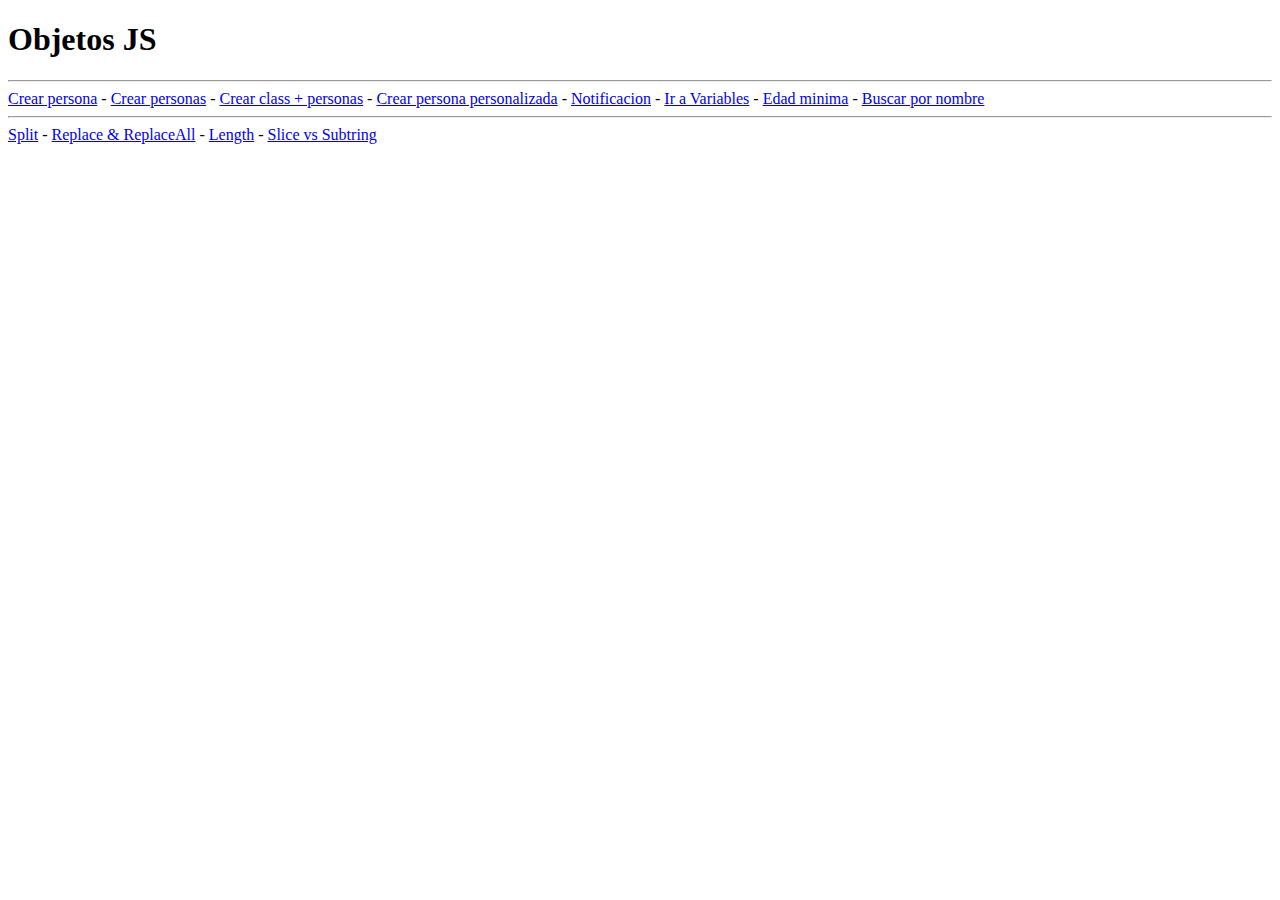
<file: javascript/semana5/index.html>
<!DOCTYPE html>
<html lang="en">
<head>
    <meta charset="UTF-8">
    <meta http-equiv="X-UA-Compatible" content="IE=edge">
    <meta name="viewport" content="width=device-width, initial-scale=1.0">
    <title>Objetos JS</title>
    <style>
        @media (min-width: 1200px) {
            h2 {
                display: none;
            }
        }
    </style>
</head>
<body>
    <h1>Objetos JS</h1>
    <hr>
    <h2>Personas</h2>
    <a href="javascript: crearPersona();">Crear persona</a>
    -
    <a href="javascript: crearPersonas();">Crear personas</a>
    -
    <a href="javascript: crearPersonasClass();">Crear class + personas</a>
    -
    <a href="javascript: crearPersonasCustom();">Crear persona personalizada</a>
    -
    <a href="javascript: notificacion();">Notificacion</a>
    -
    <a href="javascript: goVariables();">Ir a Variables</a>
    -
    <a href="javascript: edadMinima();">Edad minima</a>
    -
    <a href="javascript: buscarPersonaNombre();">Buscar por nombre</a>
    <hr>
    <h2>String</h2>
    <a href="javascript: stringSplit();">Split</a>
    -
    <a href="javascript: stringReplace();">Replace & ReplaceAll</a>
    -
    <a href="javascript: stringLength();">Length</a>
    -
    <a href="javascript: stringSlice_vs_Subtring();">Slice vs Subtring</a>
</body>
<script src="./objetos.js"></script>
<script src="./string.js"></script>
</html>
</file>
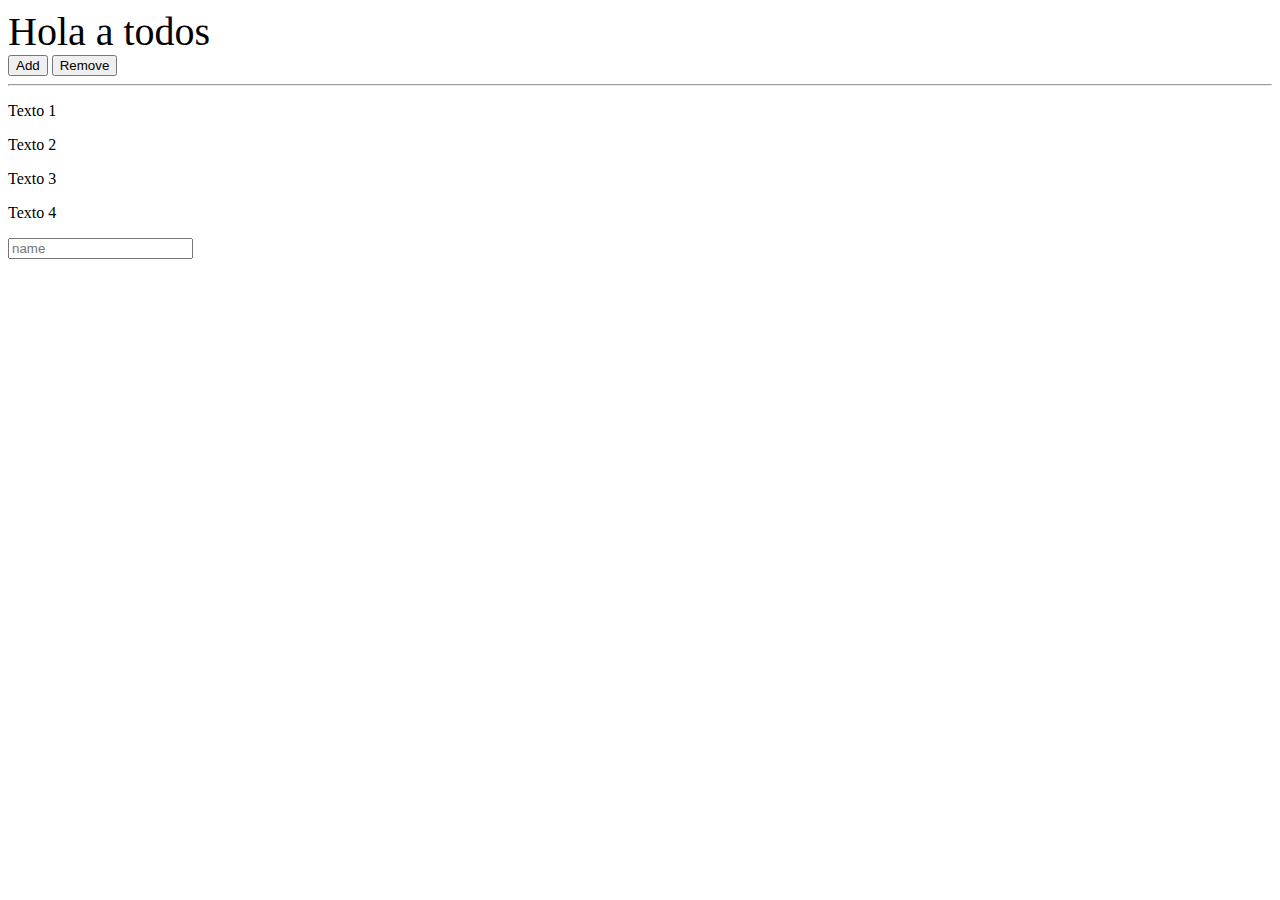
<file: javascript/semana6/index.html>
<!DOCTYPE html>
<html lang="en">
<head>
    <meta charset="UTF-8">
    <meta http-equiv="X-UA-Compatible" content="IE=edge">
    <meta name="viewport" content="width=device-width, initial-scale=1.0">
    <title>Pi Trainer</title>
    <link rel="stylesheet" href="./styles.css">
</head>
<body>
    <div class="container" id="div_container"></div>
    <button onclick="test();">Add</button>
    <button onclick="remove();">Remove</button>
    <hr>
    <p>Texto 1</p>
    <p>Texto 2</p>
    <p>Texto 3</p>
    <p>Texto 4</p>
    <input type="text" id="input_name" placeholder="name">
</body>
<script src="./app.js"></script>
</html>
</file>
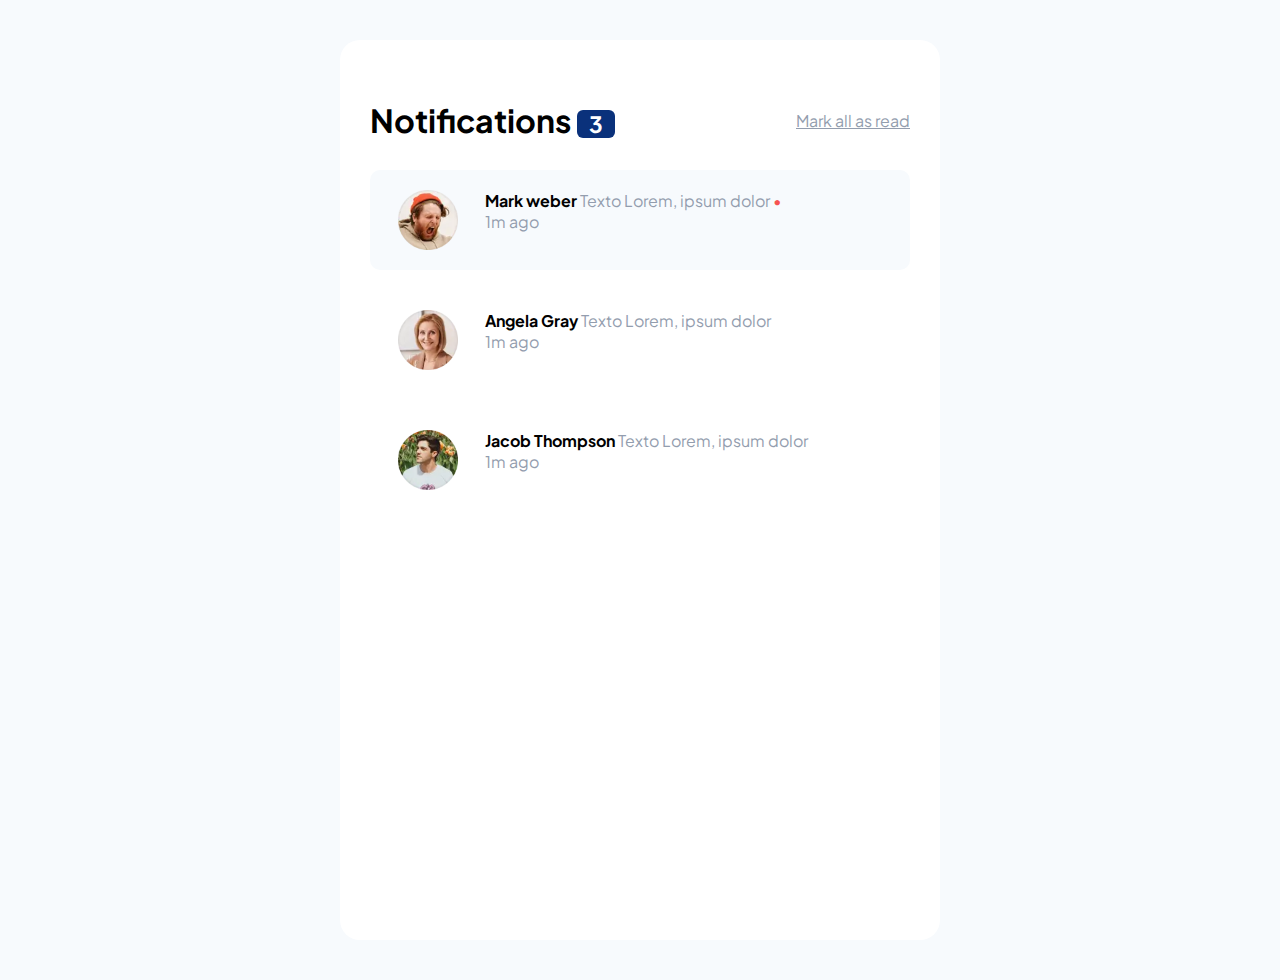
<file: retos/reto5/index.html>
<!DOCTYPE html>
<html lang="en">
<head>
    <meta charset="UTF-8">
    <meta http-equiv="X-UA-Compatible" content="IE=edge">
    <meta name="viewport" content="width=device-width, initial-scale=1.0">
    <link rel="preconnect" href="https://fonts.googleapis.com">
    <link rel="preconnect" href="https://fonts.gstatic.com" crossorigin>
    <link href="https://fonts.googleapis.com/css2?family=Plus+Jakarta+Sans:wght@500;800&display=swap" rel="stylesheet">
    <link rel="stylesheet" href="./css/styles.css">
    <title>Notifications</title>
</head>
<body>
    <div class="grid-container">
        <div class="header">
            <h1>Notifications <span class="badge">3</span></h1>
            <a href="#">Mark all as read</a>
        </div>
        <div class="main">
            <div class="card unread">
                <div class="avatar">
                    <img src="./assets/images/avatar-mark-webber.webp" alt="">
                </div>
                <div class="content">
                    <strong>Mark weber</strong>&nbsp;<span class="text">Texto Lorem, ipsum dolor</span>
                    <p class="time">1m ago</p>
                </div>
            </div>
            <div class="card">
                <div class="avatar">
                    <img src="./assets/images/avatar-angela-gray.webp" alt="">
                </div>
                <div class="content">
                    <strong>Angela Gray</strong>&nbsp;<span class="text">Texto Lorem, ipsum dolor</span>
                    <p class="time">1m ago</p>
                </div>
            </div>
            <div class="card">
                <div class="avatar">
                    <img src="./assets/images/avatar-jacob-thompson.webp" alt="">
                </div>
                <div class="content">
                    <strong>Jacob Thompson</strong>&nbsp;<span class="text">Texto Lorem, ipsum dolor</span>
                    <p class="time">1m ago</p>
                </div>
            </div>
        </div>
    </div>
</body>
</html>
</file>
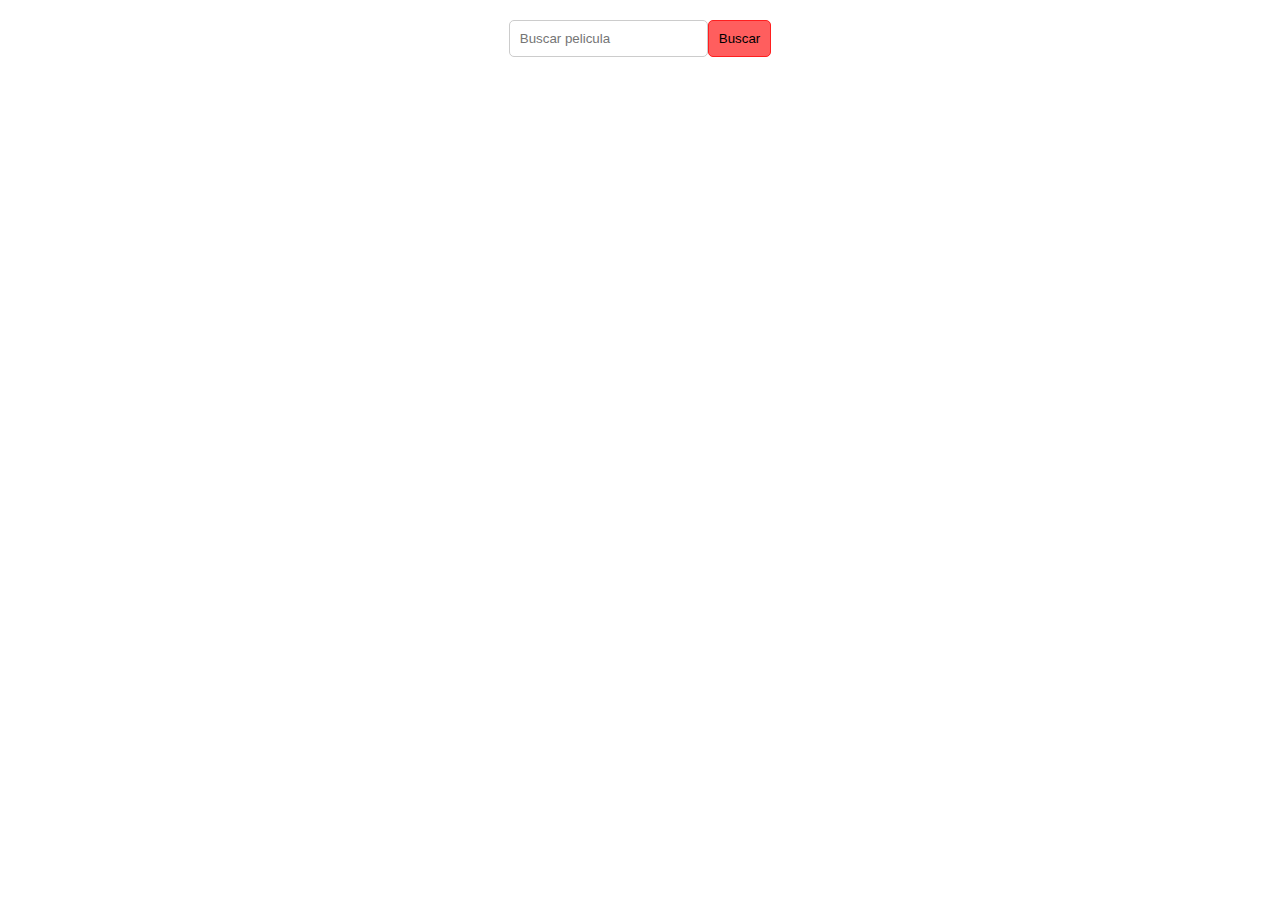
<file: javascript/semana6/movies/index.html>
<!DOCTYPE html>
<html lang="en">
  <head>
    <meta charset="UTF-8" />
    <meta http-equiv="X-UA-Compatible" content="IE=edge" />
    <meta name="viewport" content="width=device-width, initial-scale=1.0" />
    <link rel="stylesheet" href="./index.css" />
    <title>Document</title>
  </head>
  <body>
    <div class="search">
      <input type="text" class="input-buscar" placeholder="Buscar pelicula" />
      <button class="btn-buscar">Buscar</button>
    </div>
    <div class="container"></div>
    <script src="./app.js" type="module"></script>
  </body>
</html>
</file>
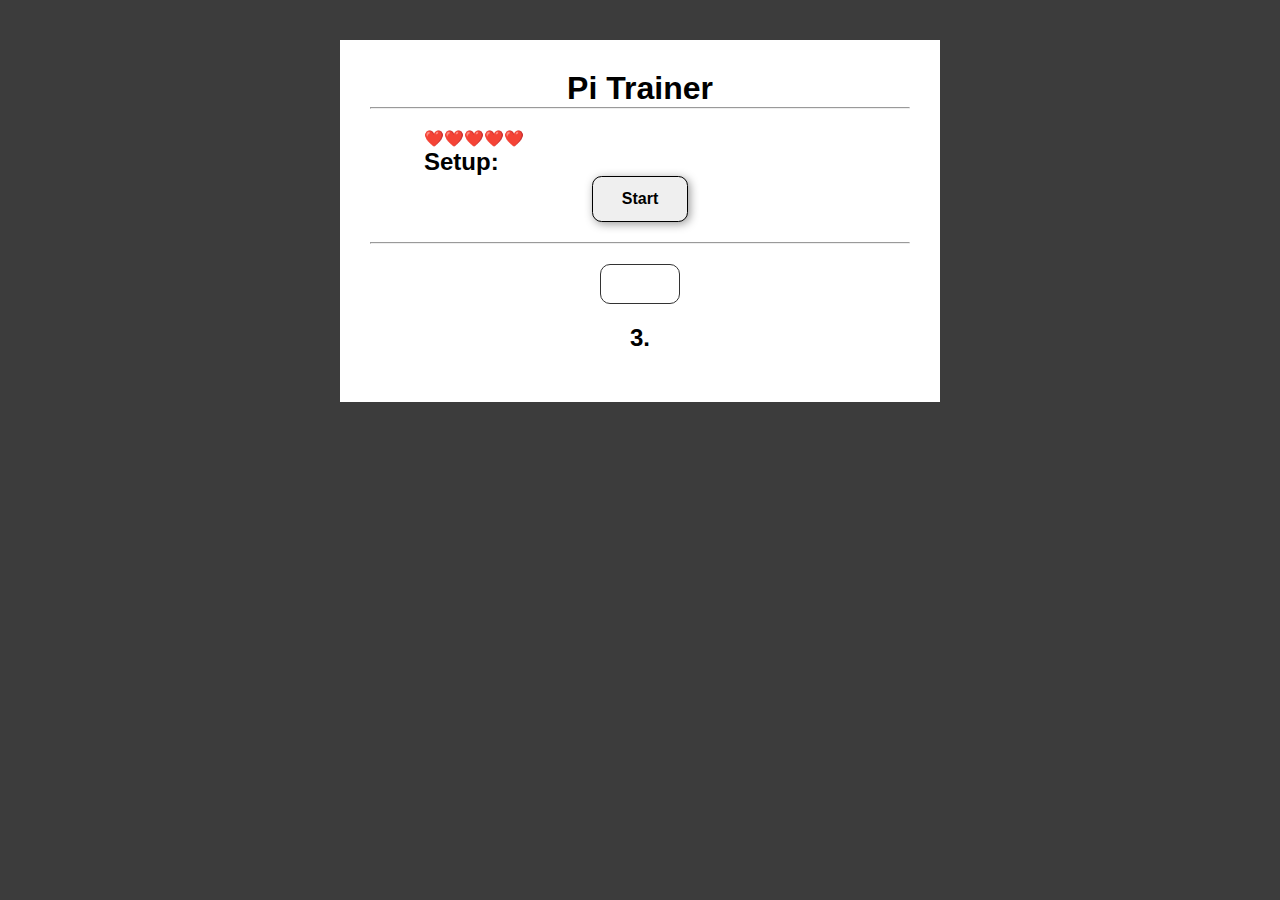
<file: javascript/semana6/pitrainer/index.html>
<!DOCTYPE html>
<html lang="en">
  <head>
    <meta charset="UTF-8" />
    <meta http-equiv="X-UA-Compatible" content="IE=edge" />
    <meta name="viewport" content="width=device-width, initial-scale=1.0" />
    <link rel="stylesheet" href="./styles.css" />
    <title>Pi Trainer</title>
  </head>
  <body>
    <div class="container">
      <h1>Pi Trainer</h1>
      <hr />
      <div id="setup">
        <p class="live_qty">
        
        </p>
        <h2>Setup:</h2>
        <button class="btn" id="button_start">Start</button>
      </div>
      <hr />
      <div id="game">
        <input type="tel" pattern="[0-9]*" novalidate id="input_decimals" />
        <p id="result_decimals">3.</p>
        <p id="result_score"></p>
      </div>
    </div>
  </body>
  <script src="app.js"></script>
</html>
</file>
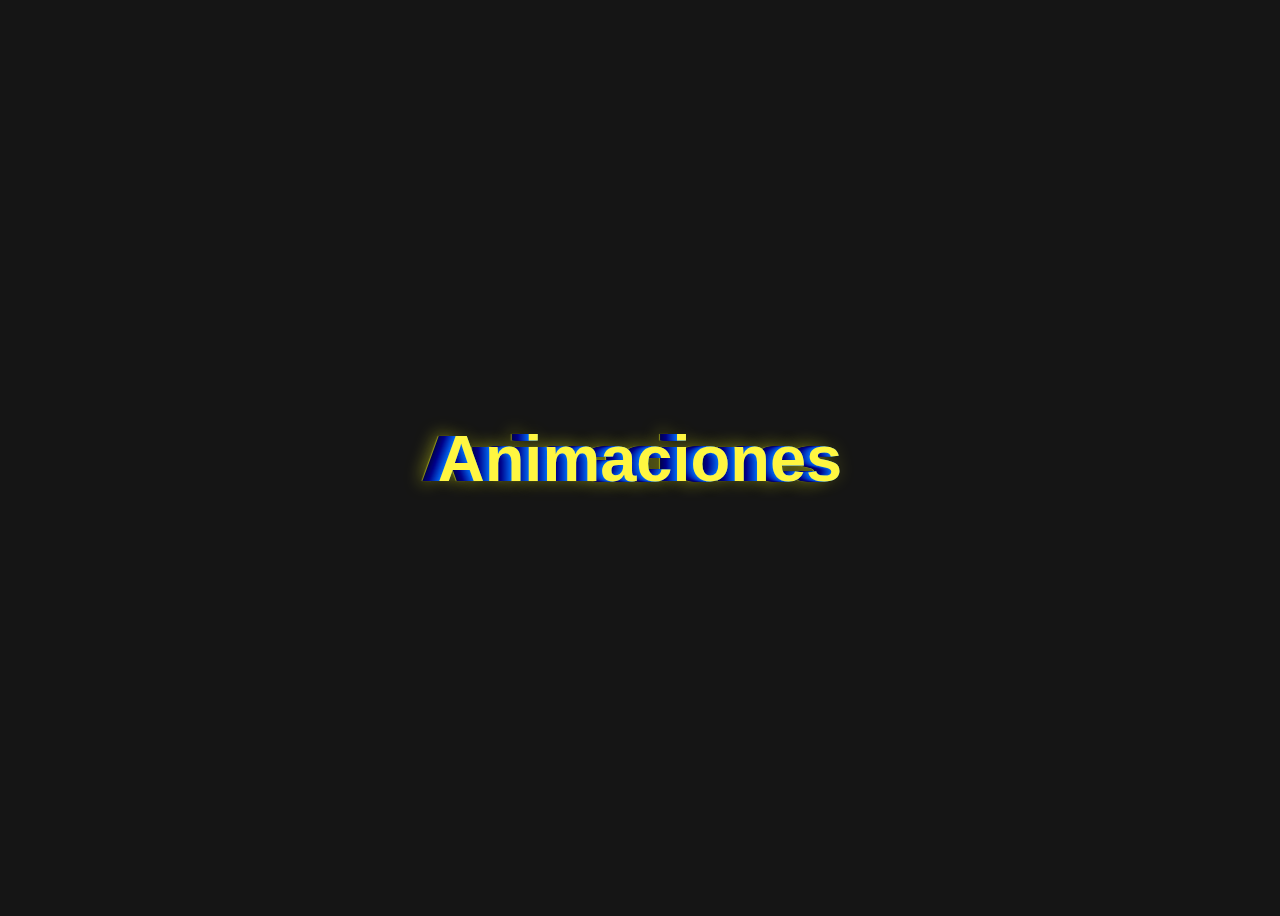
<file: animaciones/animaciones.html>
<!DOCTYPE html>
<html lang="en">
  <head>
    <meta charset="UTF-8" />
    <meta http-equiv="X-UA-Compatible" content="IE=edge" />
    <meta name="viewport" content="width=device-width, initial-scale=1.0" />
    <link rel="stylesheet" href="./animaciones.css" />
    <title>Document</title>
  </head>
  <body>
    <h1>Animaciones</h1>
    <!-- <p>Este es mi primer texto aniado</p> -->
  </body>
</html>
</file>
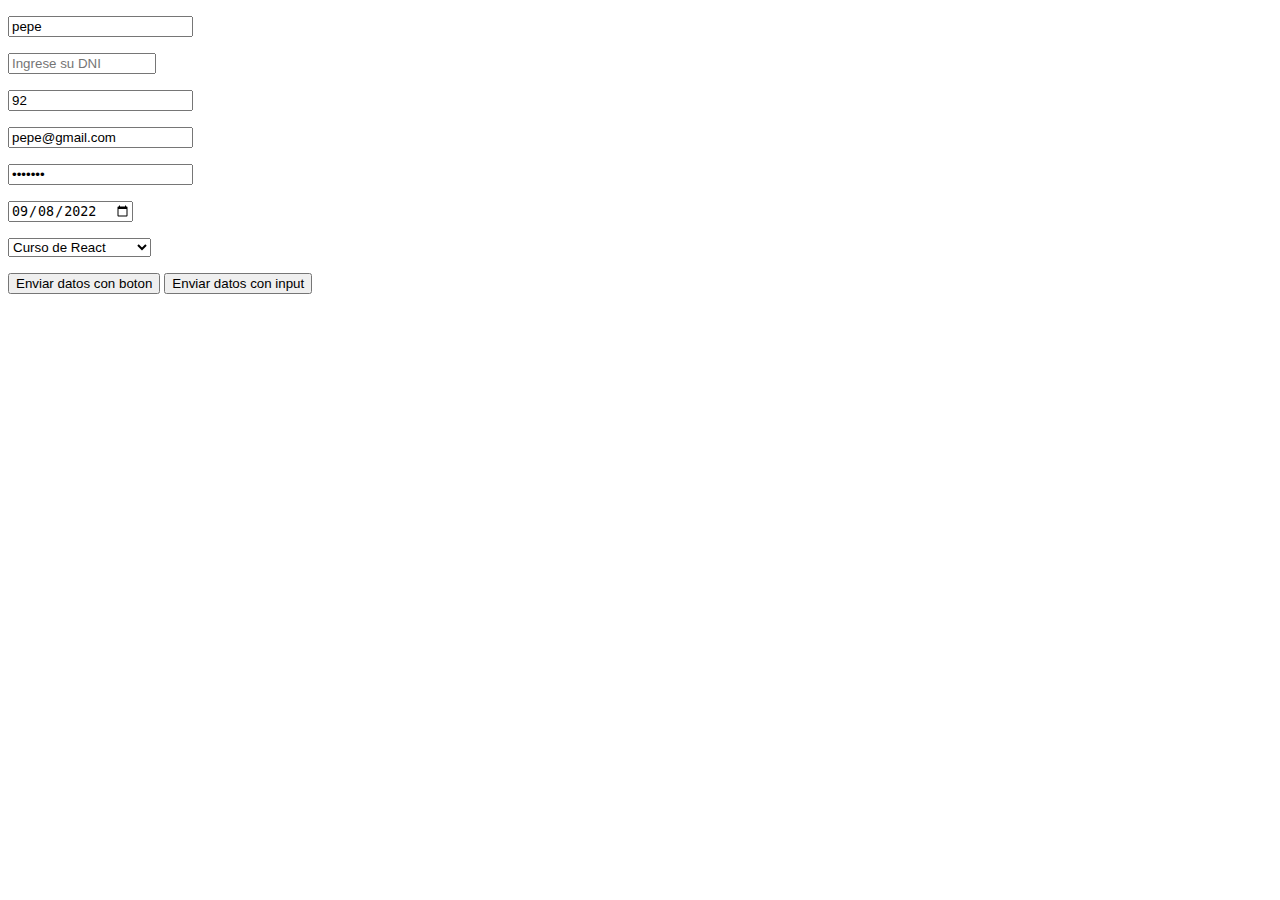
<file: formularios/formulario.html>
<!DOCTYPE html>
<html lang="en">
  <head>
    <meta charset="UTF-8" />
    <meta http-equiv="X-UA-Compatible" content="IE=edge" />
    <meta name="viewport" content="width=device-width, initial-scale=1.0" />
    <title>Formulario</title>
  </head>
  <body>
    <!-- *PARA PODER CREAR UN FORMULARIO NECESITAMOS LA ETIQUETA form -->
    <form action="">
      <!-- !Lo que esta dentro son las partes del formulario -->
      <!-- !IMPORTANT: Casi todos los tipos de input tiene placeholder -->
      <!-- INPUT type: text -->
      <!--? required: true(verdadero) -->
      <p>
        <input
          id="input-nombre"
          value="pepe"
          type="text"
          required
          name="nombre"
          readonly
          placeholder="ingrese su nombre"
        />
      </p>

      <!-- INPUT type: number -->
      <!-- Que el input tenga como max8 numeros -->
      <!-- maxlength: Para la longitud max -->
      <p>
        <input
          id="input-dni"
          type="number"
          style="width: 140px"
          maxlength="8"
          name="dni"
          placeholder="Ingrese su DNI"
        />
      </p>
      <p>
        <input
          required
          value="92"
          name="edad"
          type="number"
          placeholder="Ingrese su edad"
        />
      </p>

      <!-- INPUT type: email -->
      <p>
        <input
          value="pepe@gmail.com"
          required
          type="email"
          name="correo"
          placeholder="Ingrese su correo"
        />
      </p>

      <!-- INPUT type: password -->
      <p>
        <input
          value="1234567"
          required
          type="password"
          name="password"
          placeholder="Ingrese su contraseña"
        />
      </p>

      <!-- INPUT type: date -->
      <p>
        <input
          id="input-fecha"
          value="2022-09-08"
          required
          type="date"
          placeholder="Ingrese su fecha"
        />
      </p>

      <!-- Lista de opciones -->
      <p>
        <select required>
          <option value="1" disabled>Selecciona un curso</option>
          <option value="curso-react" selected>Curso de React</option>
          <option value="curso-html">Curso de HTML</option>
          <option value="curso-css">Curso de CSS</option>
          <option value="curso-angular">Curso de Angular</option>
        </select>
      </p>

      <!-- Botones para enviar datos -->
      <button type="submit">Enviar datos con boton</button>
      <input type="submit" value="Enviar datos con input" />
    </form>
  </body>
</html>
</file>
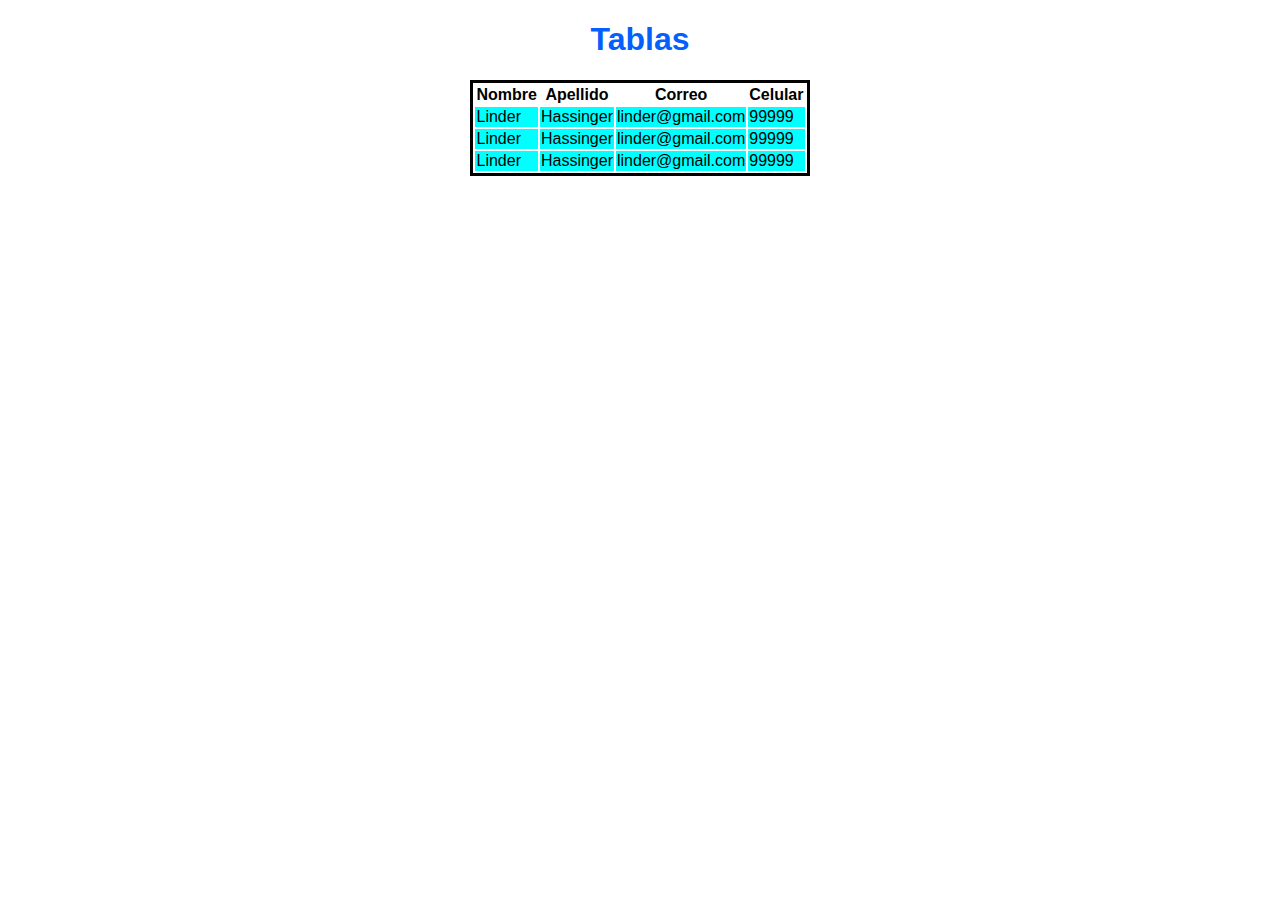
<file: tablas/tablas.html>
<!DOCTYPE html>
<html lang="en">
  <head>
    <meta charset="UTF-8" />
    <meta http-equiv="X-UA-Compatible" content="IE=edge" />
    <meta name="viewport" content="width=device-width, initial-scale=1.0" />
    <title>Document</title>
  </head>
  <!-- Agregamos la etiqueta style -->
  <!-- va a permitir escribir css y dar estilos a nuestros elementos -->
  <style>
    body {
      font-family: Arial;
      text-align: -webkit-center;
    }

    table {
      border: solid;
    }

    h1 {
      color: rgb(4, 95, 253);
    }

    td {
      background-color: aqua;
    }
  </style>
  <body>
    <h1>Tablas</h1>
    <!-- Estructura correcta -->
    <!-- background color (color de fondo) -->
    <!-- puede ser hexadecimal -->
    <!-- puede ser en ingles -->
    <!-- puedeser hsl - rgb - rgba -->
    <table>
      <thead>
        <!-- es buenas practica que mis elementos th esten dentro un tr -->
        <tr>
          <th>Nombre</th>
          <th>Apellido</th>
          <th>Correo</th>
          <th>Celular</th>
        </tr>
      </thead>
      <tbody>
        <tr>
          <td>Linder</td>
          <td>Hassinger</td>
          <td>linder@gmail.com</td>
          <td>99999</td>
        </tr>
        <tr>
          <td>Linder</td>
          <td>Hassinger</td>
          <td>linder@gmail.com</td>
          <td>99999</td>
        </tr>
        <tr>
          <td>Linder</td>
          <td>Hassinger</td>
          <td>linder@gmail.com</td>
          <td>99999</td>
        </tr>
      </tbody>
    </table>
  </body>
</html>
</file>
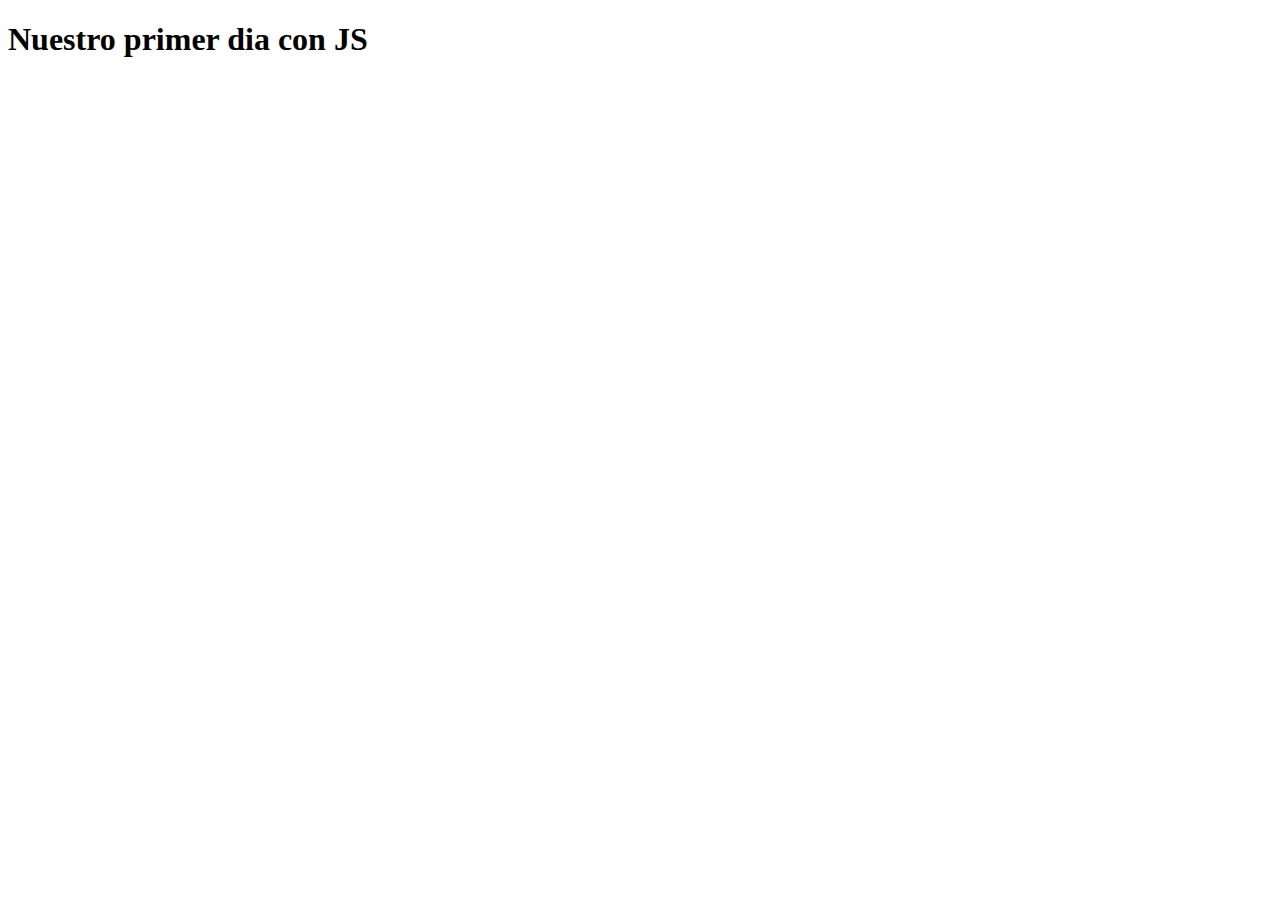
<file: javascript/semana5/variables.html>
<!DOCTYPE html>
<html lang="en">
  <head>
    <meta charset="UTF-8" />
    <meta http-equiv="X-UA-Compatible" content="IE=edge" />
    <meta name="viewport" content="width=device-width, initial-scale=1.0" />
    <title>Document</title>
  </head>
  <body>
    <h1>Nuestro primer dia con JS</h1>
    <!-- Compo podemos vincular nuestros JS -->
    <!-- como recomendacion va al final del body -->
    <!-- imprime estos 3 archivos como si fueran una sola hoja -->
    <!-- <script src="./variables.js"></script>  -->
    <!-- <script src="./operaciones.js"></script> -->
    <!-- <script src="./funciones.js"></script> -->
    <!-- <script src="./closures.js"></script> -->
    <!-- <script src="./retos.js"></script> -->
    <!-- <script src="./operadores.js"></script> -->
    <!-- <script src="./condiciones.js"></script> -->
    <script src="./arreglos.js"></script>
  </body>
</html>
</file>
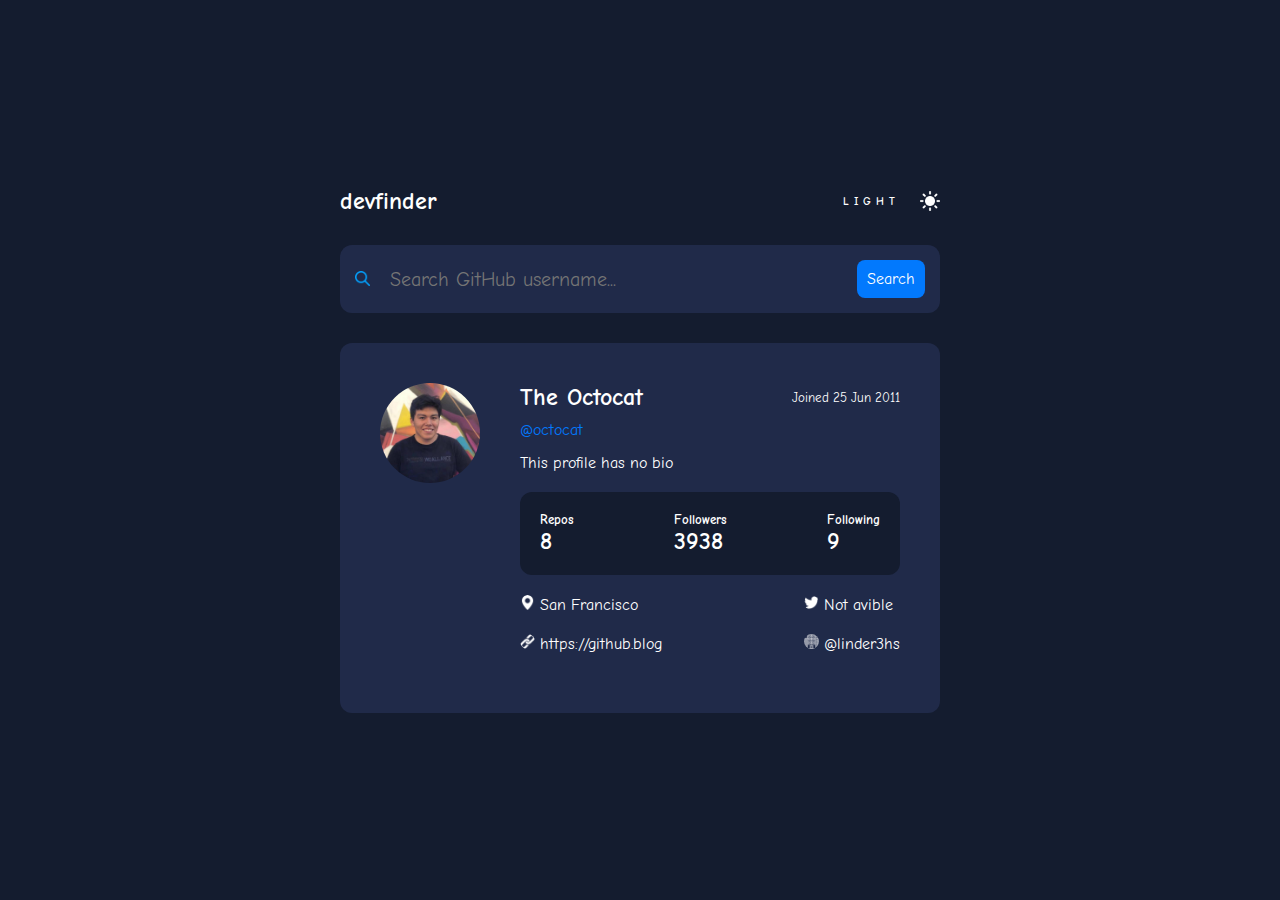
<file: retos/reto3/github.html>
<!DOCTYPE html>
<html lang="en">
  <head>
    <meta charset="UTF-8" />
    <meta http-equiv="X-UA-Compatible" content="IE=edge" />
    <meta name="viewport" content="width=device-width, initial-scale=1.0" />
    <title>Document</title>
    <link rel="preconnect" href="https://fonts.googleapis.com" />
    <link rel="preconnect" href="https://fonts.gstatic.com" crossorigin />
    <link
      href="https://fonts.googleapis.com/css2?family=Comic+Neue:wght@300;400;700&family=Dancing+Script:wght@400;500;600;700&display=swap"
      rel="stylesheet"
    />
    <link rel="stylesheet" href="./github.css" />
  </head>
  <body>
    <div class="container">
      <!-- Primera seccion titulo - boton -->
      <div class="section-1">
        <h4 class="title">devfinder</h4>
        <button class="btn-mode">
          LIGHT <img width="20" src="./images/sun.png" alt="" />
        </button>
      </div>
      <!-- Buscador -->
      <div class="search-container">
        <div class="input-container">
          <img width="15" src="./images/search.png" alt="" />
          <input
            class="input-search"
            type="text"
            placeholder="Search GitHub username..."
          />
        </div>
        <div>
          <button class="btn-search">Search</button>
        </div>
      </div>
      <!-- Seccion que muestra la informacion -->
      <div class="information-container">
        <!-- Imagen de perfil -->
        <div class="image-container">
          <img width="100" src="./images/profile.jpeg" alt="" />
        </div>
        <!-- Description del perfil -->
        <div class="description-container">
          <!-- Nombre de usuario y año de union -->
          <div class="user-date-container">
            <h2>The Octocat</h2>
            <p>Joined 25 Jun 2011</p>
          </div>
          <!-- Nombre de usuario y la bio -->
          <div class="user-bio-container">
            <p>@octocat</p>
            <p>This profile has no bio</p>
          </div>
          <!-- Card con los repos, followes, following -->
          <div class="card-information">
            <div>
              <h5>Repos</h5>
              <h2>8</h2>
            </div>
            <div>
              <h5>Followers</h5>
              <h2>3938</h2>
            </div>
            <div>
              <h5>Following</h5>
              <h2>9</h2>
            </div>
          </div>
          <!-- Info de ubi, twitter, link, username -->
          <div class="info-container">
            <div>
              <p>
                <img width="15" src="./images/pin.png" alt="" />&nbsp;San
                Francisco
              </p>
              <p>
                <img
                  width="15"
                  src="./images/link.png"
                  alt=""
                />&nbsp;https://github.blog
              </p>
            </div>
            <div>
              <p>
                <img width="15" src="./images/twitter.png" alt="" />&nbsp;Not
                avible
              </p>

              <p>
                <img
                  width="15"
                  src="./images/hotel.png"
                  alt=""
                />&nbsp;@linder3hs
              </p>
            </div>
          </div>
        </div>
      </div>
    </div>
  </body>
</html>
</file>
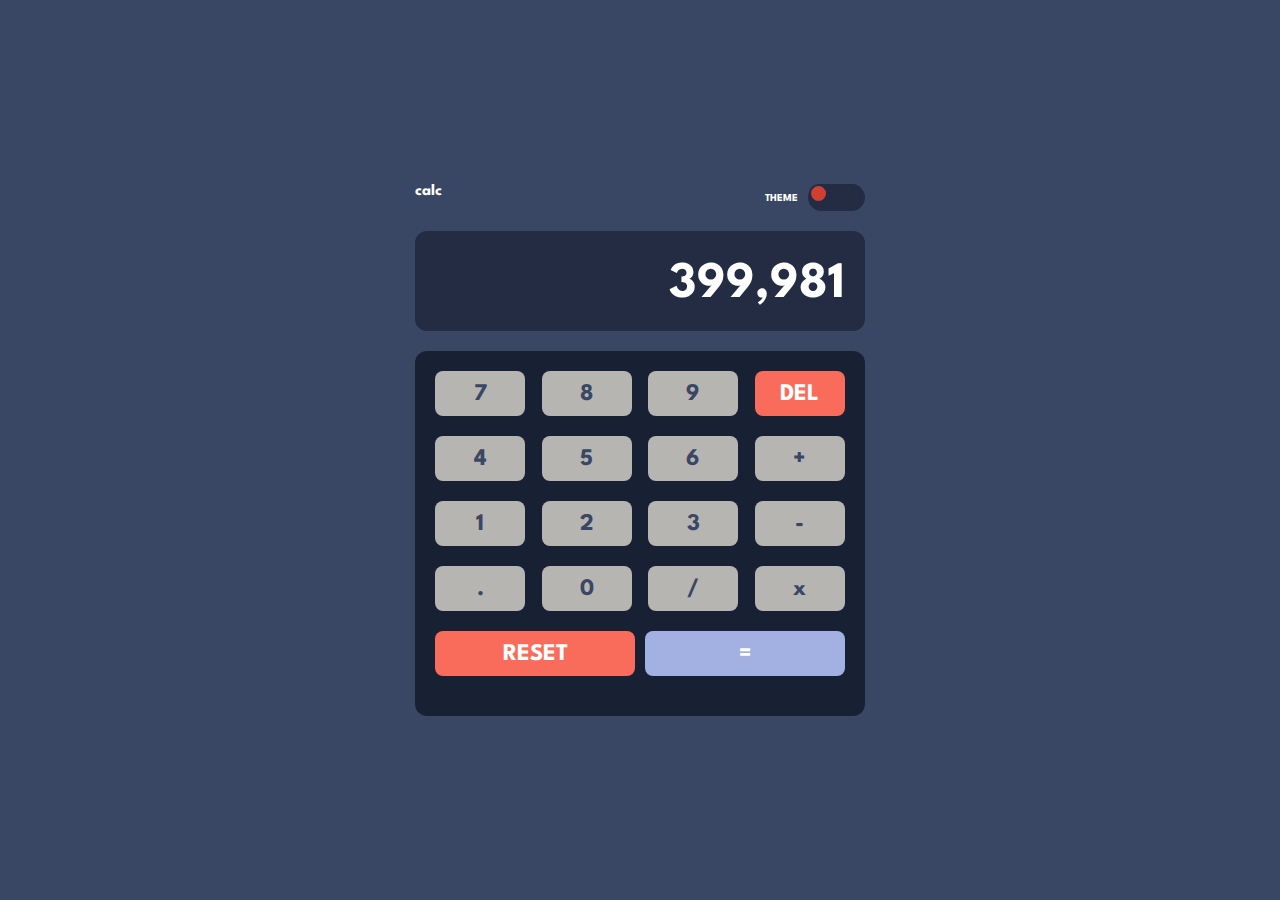
<file: retos/reto4/calculadora.html>
<!DOCTYPE html>
<html lang="en">
  <head>
    <meta charset="UTF-8" />
    <meta http-equiv="X-UA-Compatible" content="IE=edge" />
    <meta name="viewport" content="width=device-width, initial-scale=1.0" />
    <title>Document</title>
    <link rel="preconnect" href="https://fonts.googleapis.com" />
    <link rel="preconnect" href="https://fonts.gstatic.com" crossorigin />
    <link
      href="https://fonts.googleapis.com/css2?family=League+Spartan:wght@100;300;400;500;700;900&display=swap"
      rel="stylesheet"
    />
    <link rel="stylesheet" href="./calculadora.css" />
  </head>
  <body>
    <!-- section = div -->
    <section>
      <!-- titulo + themes -->
      <div class="section-title-theme">
        <h4 class="text-white">calc</h4>
        <div class="section-theme">
          <h6 class="text-white">THEME</h6>
          <div class="section-inputs">
            <input
              type="radio"
              onchange="getColorTheme(this)"
              value="blue"
              name="theme"
              checked
              class="theme"
            />
            <input
              type="radio"
              onchange="getColorTheme(this)"
              value="white"
              name="theme"
              class="theme"
            />
            <input
              type="radio"
              onchange="getColorTheme(this)"
              value="purple"
              name="theme"
              class="theme"
            />
          </div>
        </div>
      </div>
      <!-- muestra el resultado -->
      <div class="section-result">
        <h1>399,981</h1>
      </div>
      <!-- muestra los botones -->
      <div class="section-buttons">
        <div>
          <button>7</button>
          <button>8</button>
          <button>9</button>
          <button class="btn-blue">DEL</button>
        </div>
        <div>
          <button>4</button>
          <button>5</button>
          <button>6</button>
          <button>+</button>
        </div>
        <div>
          <button>1</button>
          <button>2</button>
          <button>3</button>
          <button>-</button>
        </div>
        <div>
          <button>.</button>
          <button>0</button>
          <button>/</button>
          <button>x</button>
        </div>
        <div>
          <button class="btn-blue btn-big">RESET</button>
          <button class="btn-equal btn-big">=</button>
        </div>
      </div>
    </section>
  </body>
  <script>
    // obtener el valor de los input
    document.documentElement.className = "theme-blue";

    function getColorTheme(input) {
      // theme-blue
      // theme-white
      // theme-purple
      document.documentElement.className = `theme-${input.value}`;
    }
  </script>
</html>
</file>
<file: javascript/semana6/styles.css>
.container {
  font-size: 40px;
}

.big {
  font-size: 80px !important;
  color: red;
  background-color: blue;
}
</file>
<file: retos/reto5/css/styles.css>
* {
    margin: 0;
    padding: 0;
    box-sizing: border-box;
}

body {
    font-family: 'Plus Jakarta Sans', sans-serif;
    background-color: hsl(210, 60%, 98%);
}

h1 {
    font-size: 1.5em;
}

.grid-container {
    background-color: white;
    height: 100vh;
    max-width: 600px;
    padding: 20px;

    display: grid;
    grid-template-areas: 
    "header"
    "main";
    grid-template-rows: 100px auto;
}

.header {
    display: grid;
    grid-template-columns: 1fr auto;
    align-items: center;
    grid-area: header;
}

.header .badge {
    background-color: hsl(219, 85%, 26%);
    color: white;
    font-size: 0.7em;
    padding: 0px 12px;
    border-radius: 6px;
}

.header a {
    justify-self: end;
    color: hsl(219, 14%, 63%);
}
.header a:hover {
    color: hsl(219, 85%, 26%);
    text-decoration: none;
}

.main {
    grid-area: main;
    display: grid;
    align-content: flex-start;
    gap: 10px;
}

.main .card {
    height: auto;
    padding: 10px;
    display: grid;
    grid-template-areas:
    "avatar content";
    grid-template-columns: 15% auto;
    gap: 10px;
}

.main .card .avatar {
    grid-area: avatar;
}
.main .card .avatar img {
    display: block;
    width: 80%;
    margin: 0px auto;
}
.main .card .content {
    grid-area: 'content';
}
.main .card .content .text {
    color:hsl(219, 14%, 63%)
}
.main .card .time {
    grid-area: time;
    color:hsl(219, 14%, 63%);
}

.unread {
    background-color: hsl(210, 60%, 98%);
    border-radius: 10px;
}
.unread .text::after {
    content: ' •';
    color: hsl(1, 90%, 64%);
}


@media (min-width: 600px) {
    h1 {
        font-size: 2em;
    }
    .grid-container {
        margin: 40px auto;
        border-radius: 20px;
        padding: 30px;
    }
    .main {
        gap: 20px;
    }
    .main .card {
        padding: 20px;
        gap: 20px;
    }
}
</file>
<file: javascript/semana6/movies/index.css>
* {
  margin: 0;
  padding: 0;
  box-sizing: border-box;
}

body {
  font-family: Arial, Helvetica, sans-serif;
}

.container {
  display: flex;
  flex-wrap: wrap;
  justify-content: center;
}

.movie {
  width: 300px;
  margin: 10px;
  padding: 10px;
  border: 1px solid #ccc;
  border-radius: 5px;
  box-shadow: 0 0 5px #ccc;
}

.movie img {
  width: 100%;
  height: 300px;
  object-fit: cover;
  margin-bottom: 10px;
}

.movie h4 {
  margin-bottom: 10px;
}

.movie p {
  margin-bottom: 10px;
}

.search {
  display: flex;
  justify-content: center;
  margin: 10px;
  padding: 10px;
}

.search input {
  padding: 10px;
  border: 1px solid #ccc;
  border-radius: 5px;
}

.search button {
  padding: 10px;
  border: 1px solid rgb(255, 31, 31);
  border-radius: 5px;
  background-color: rgb(255, 94, 94);
  cursor: pointer;
}
</file>
<file: javascript/semana6/pitrainer/styles.css>
* {
  box-sizing: border-box;
  margin: 0;
  padding: 0;
  font-family: Arial, Helvetica, sans-serif;
}

body {
  background-color: #3c3c3c;
}

.container {
  width: 100%;
  margin: 0px;
  background-color: white;
  padding: 20px;
}

h1 {
  text-align: center;
  margin: 0px;
}

#setup {
  width: 80%;
  margin: 20px auto;
}

.btn {
  padding: 0.8rem 1.8rem;
  border-radius: 0.6rem;
  box-shadow: 2px 2px 10px #999;
  border: 1px solid black;
  font-size: 1rem;
  font-weight: 800;
  display: block;
  margin: 0 auto;
}
.btn:hover {
  cursor: pointer;
  box-shadow: none;
  filter: brightness(2);
}

#game {
  width: 80%;
  margin: 20px auto;
  display: block;
  text-align: center;
}

#game input {
  width: 80px;
  height: 40px;
  padding: 10px;
  border: 1px solid #333;
  border-radius: 10px;
  font-size: 1.2em;
  font-weight: inherit;
  text-align: center;
}

#game #result_decimals {
  font-size: 1.5em;
  font-weight: 800;
  text-align: center;
  width: 80%;
  margin: 20px auto;
  overflow-wrap: break-word;
}

@media (min-width: 600px) {
  .container {
    width: 600px;
    margin: 40px auto;
    padding: 30px;
  }
}
</file>
<file: animaciones/animaciones.css>
body {
  font-family: Arial, Helvetica, sans-serif;
  background-color: rgb(21, 21, 21);
  display: flex;
  height: 100vh;
  justify-content: center;
  align-items: center;
}

/* **Animemos al p */
p {
  /* *Parte de una animacion */
  /* ?tiempo
   ! 4s = 4 segundos
   ! 13s = 13 segundos
   * El tiempo de una animacion
   * puede ser en segundos(s) o milisegundos(ms)
   */
  animation-duration: 4s;
  /* * Nombre de la animacion */
  animation-name: primera-animacion;
  /* Este propiedad va a permite poner el numero de
  veces que queramos que se haga la animacion */
  /* 
  Ejemplo  animation-iteration-count: 4 
  Esto se hara 4 veces

  Como hacemos para que sea infinito, para ellos
  debemos usar el valor infinite
  Esto hara que se repita de forma infinita
  */
  animation-iteration-count: infinite;
  animation-direction: alternate;
}

/** Tenemos que enlazar nuestra animacion 
** con nuestro keyframes y esto se da por el 
** nombre */
@keyframes primera-animacion {
  /** Lo que esta dentro de nuestro keyframes
  ** se llaman fotogramas */

  /*!El inicio de la animacion  */
  from {
    margin-left: 100%;
    /* margin-top: 40%; */
  }

  /*! Es el final de la animacion */
  to {
    margin-right: 100%;
    color: red;
    font-size: 30px;
  }
}

h1 {
  font-size: 65px;
  color: #fff641;
  font-family: "Arial Black", Gadget, sans-serif;
  text-shadow: 0px 0px 0 rgb(-3, 109, 245), -1px 0px 0 rgb(-12, 100, 236),
    -2px 0px 0 rgb(-22, 90, 226), -3px 0px 0 rgb(-31, 81, 217),
    -4px 0px 0 rgb(-41, 71, 207), -5px 0px 0 rgb(-50, 62, 198),
    -6px 0px 0 rgb(-60, 52, 188), -7px 0px 0 rgb(-69, 43, 179),
    -8px 0px 0 rgb(-79, 33, 169), -9px 0px 0 rgb(-88, 24, 160),
    -10px 0px 0 rgb(-98, 14, 150), -11px 0px 0 rgb(-107, 5, 141),
    -12px 0px 0 rgb(-117, -5, 131), -13px 0px 0 rgb(-126, -14, 122),
    -14px 0px 0 rgb(-136, -24, 112), -15px 0px 0 rgb(-145, -33, 103),
    -16px 0px 0 rgb(-155, -43, 93), -17px 0px 0 rgb(-165, -53, 83),
    -18px 0px 17px rgba(233, 240, 24, 0.6),
    -18px 0px 1px rgba(233, 240, 24, 0.5), 0px 0px 17px rgba(233, 240, 24, 0.2);
  animation-duration: 6s;
  animation-name: screen-saver;
  animation-iteration-count: infinite;
  animation-direction: alternate;
}

@keyframes screen-saver {
  from {
    margin-left: 100%;
  }

  to {
    margin-right: 100%;
  }

  /* porcentajes de fotogramas */
  10% {
    margin-top: 500px;
  }

  30% {
    margin-top: -500px;
  }

  50% {
    margin-top: 500px;
  }

  70% {
    margin-top: -500px;
  }

  90% {
    margin-top: 500px;
  }

  100% {
    margin-top: 0;
  }
}
</file>
<file: retos/reto3/github.css>
* {
  margin: 0;
  padding: 0;
  box-sizing: border-box;
}

body {
  font-family: "Comic Neue", cursive;
  background-color: #141c2f;
  color: #fff;
  display: flex;
  height: 100vh;
  align-items: center;
  justify-content: center;
}

.container {
  width: 600px;
}

.section-1 {
  display: flex;
  justify-content: space-between;
  align-items: center;
}

.title {
  font-size: 1.5em;
}

.btn-mode {
  background-color: transparent;
  border: none;
  display: flex;
  gap: 20px;
  align-items: center;
  color: #fff;
  font-weight: 600;
  font-size: 0.7em;
  letter-spacing: 5px;
  font-family: "Comic Neue", cursive;
}

.search-container {
  display: flex;
  justify-content: space-between;
  align-items: center;
  margin-top: 30px;
  background-color: #202a49;
  padding: 15px;
  border-radius: 12px;
}

.input-container {
  flex-grow: 2;
}

.input-search {
  background-color: transparent;
  border: none;
  margin-left: 15px;
  font-size: 20px;
  width: 85%;
  color: #fff;
  font-family: "Comic Neue", cursive;
}

.input-search:focus {
  outline: none;
}

.btn-search {
  background-color: #0279fd;
  border: none;
  padding: 10px;
  border-radius: 8px;
  color: #fff;
  width: 100%;
  font-size: 16px;
  font-family: "Comic Neue", cursive;
}

.information-container {
  display: flex;
  padding: 40px;
  gap: 40px;
  background-color: #202a49;
  margin-top: 30px;
  border-radius: 12px;
}

.information-container img {
  border-radius: 50%;
}

.description-container {
  flex-grow: 2;
}

.user-date-container {
  display: flex;
  justify-content: space-between;
  align-items: center;
}

.user-date-container p {
  font-size: 0.8em;
}

.user-bio-container {
  display: flex;
  margin-top: 10px;
  flex-direction: column;
  gap: 15px;
}

.user-bio-container p:nth-child(1) {
  color: #0279fd;
}

.card-information {
  background-color: #141c2f;
  margin-top: 20px;
  margin-bottom: 20px;
  border-radius: 12px;
  padding: 20px;
  display: flex;
  justify-content: space-between;
}

.info-container {
  display: flex;
  justify-content: space-between;
}

.info-container div p {
  margin-bottom: 20px;
}
</file>
<file: retos/reto4/calculadora.css>
* {
  margin: 0;
  padding: 0;
  box-sizing: border-box;
}

.theme-blue {
  /* Esto contiene un valor pero en este caso es un color */
  --color-primary: hsl(222, 26%, 31%);
  --secondary-color: hsl(223, 31%, 20%);
  --extra-color: hsl(224, 36%, 15%);
  --bg-number-buttons: #b7b5b2;
  --bg-text-buttons: hsl(221, 14%, 31%);
  --text-big-color: #fff;
  --bg-del: #f96c5b;
  --bg-equal: #a2b0e2;
}

.theme-white {
  --color-primary: hsl(0, 0%, 90%);
  --secondary-color: hsl(0, 5%, 81%);
  --extra-color: hsl(0, 0%, 93%);
  --bg-number-buttons: hsl(28, 16%, 65%);
  --bg-text-buttons: hsl(221, 14%, 31%);
  --text-big-color: #fff;
  --bg-del: hsl(185, 58%, 25%);
  --bg-equal: hsl(25, 98%, 40%);
}

.theme-purple {
  --color-primary: rgb(70, 0, 128);
  --secondary-color: hsl(223, 31%, 20%);
  --extra-color: hsl(224, 36%, 15%);
  --bg-number-buttons: hsl(30, 25%, 89%);
  --bg-text-buttons: hsl(221, 14%, 31%);
  --text-big-color: #fff;
}

body {
  background-color: var(--color-primary);
  height: 100vh;
  display: flex;
  align-items: center;
  justify-content: center;
  font-family: "League Spartan", sans-serif;
}

section {
  width: 450px;
}

.section-title-theme {
  display: flex;
  justify-content: space-between;
}

.text-white {
  color: var(--text-big-color);
}

.section-theme {
  display: flex;
  align-items: center;
  gap: 10px;
}

.section-inputs {
  background-color: var(--secondary-color);
  padding: 2px;
  border-radius: 20px;
  width: 57px;
}

input[type="radio"]:after {
  content: "";
  border: 2px solid var(--secondary-color);
  width: 15px;
  height: 15px;
  top: -2px;
  left: -1px;
  background-color: var(--secondary-color);
  position: relative;
  border-radius: 50%;
  display: inline-block;
  visibility: visible;
}

input[type="radio"]:checked:after {
  content: "";
  border: 2px solid var(--secondary-color);
  width: 15px;
  height: 15px;
  top: -2px;
  left: -1px;
  background-color: hsl(6, 63%, 50%);
  position: relative;
  border-radius: 50%;
  display: inline-block;
  visibility: visible;
}

.section-result {
  margin-top: 20px;
  padding: 20px;
  border-radius: 12px;
  background-color: var(--secondary-color);
  height: 100px;
}

.section-result h1 {
  font-size: 3.2em;
  margin-top: 10px;
  color: var(--text-big-color);
  text-align: right;
}

.section-buttons {
  background-color: var(--extra-color);
  margin-top: 20px;
  padding: 20px;
  border-radius: 12px;
}

.section-buttons div {
  display: flex;
  justify-content: space-between;
}

.section-buttons div button {
  background-color: var(--bg-number-buttons);
  color: var(--color-primary);
  width: 90px;
  height: 45px;
  margin-bottom: 20px;
  border-radius: 8px;
  font-size: 1.5em;
  padding-top: 10px;
  border: none;
  padding-bottom: 10px;
  font-weight: 700;
  font-family: "League Spartan", sans-serif;
  cursor: pointer;
}

.btn-equal {
  background-color: var(--bg-equal) !important;
  color: #fff !important;
}

.btn-blue {
  background-color: var(--bg-del) !important;
  color: #fff !important;
}

.section-buttons div button:hover {
  background-color: #fff;
}

.btn-big {
  width: 200px !important;
}
</file>
